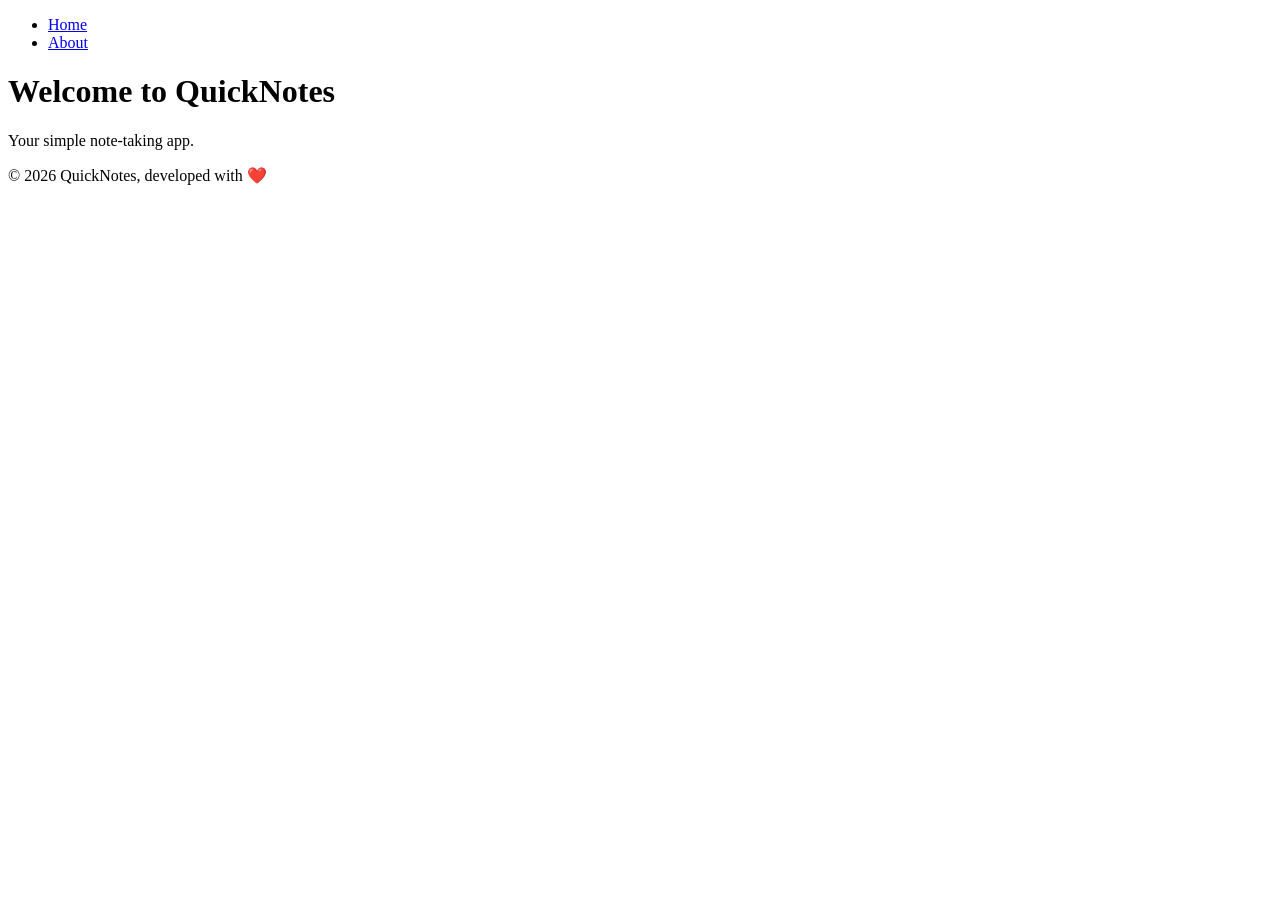
<file: day1/index.html>
<!DOCTYPE html>
<html lang="en">
<head>
    <meta charset="UTF-8">
    <meta name="viewport" content="width=device-width, initial-scale=1.0">
    <title>QuickNotes</title>
</head>
<body>
    <header>
        <nav>
            <ul>
                <li><a href="index.html">Home</a></li>
                <li><a href="about.html">About</a></li>
            </ul>
        </nav>
    </header>
    <main>
        <h1>Welcome to QuickNotes</h1>
        <p>Your simple note-taking app.</p>
    </main>

    <footer></footer>
        <p>&copy; 2026 QuickNotes, developed with ❤️</p>
    </footer>
</body>
</html>
</file>
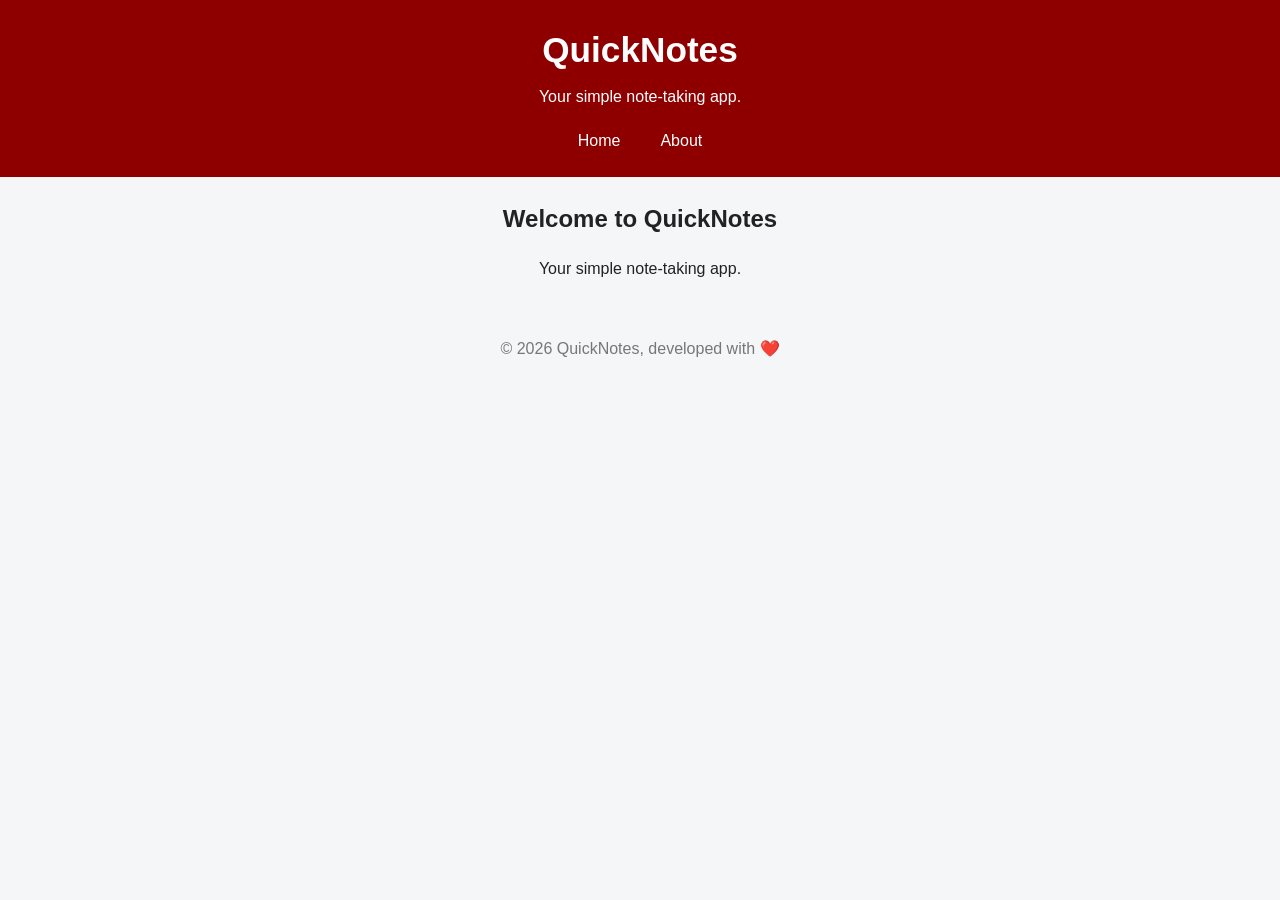
<file: day2/index.html>
<!DOCTYPE html>
<html lang="en">
<head>
    <meta charset="UTF-8">
    <meta name="viewport" content="width=device-width, initial-scale=1.0">
    <link rel="stylesheet" href="style.css">
    <title>QuickNotes</title>
</head>
<body>

    <header>
        <h1>QuickNotes</h1>
        <p>Your simple note-taking app.</p>

        <nav>
            <ul>
                <li><a href="index.html">Home</a></li>
                <li><a href="about.html">About</a></li>
            </ul>
        </nav>
    </header>

    <main>
        <h2>Welcome to QuickNotes</h2>
        <p>Your simple note-taking app.</p>
    </main>

    <footer>
        <p>&copy; 2026 QuickNotes, developed with ❤️</p>
    </footer>

</body>
</html>
</file>
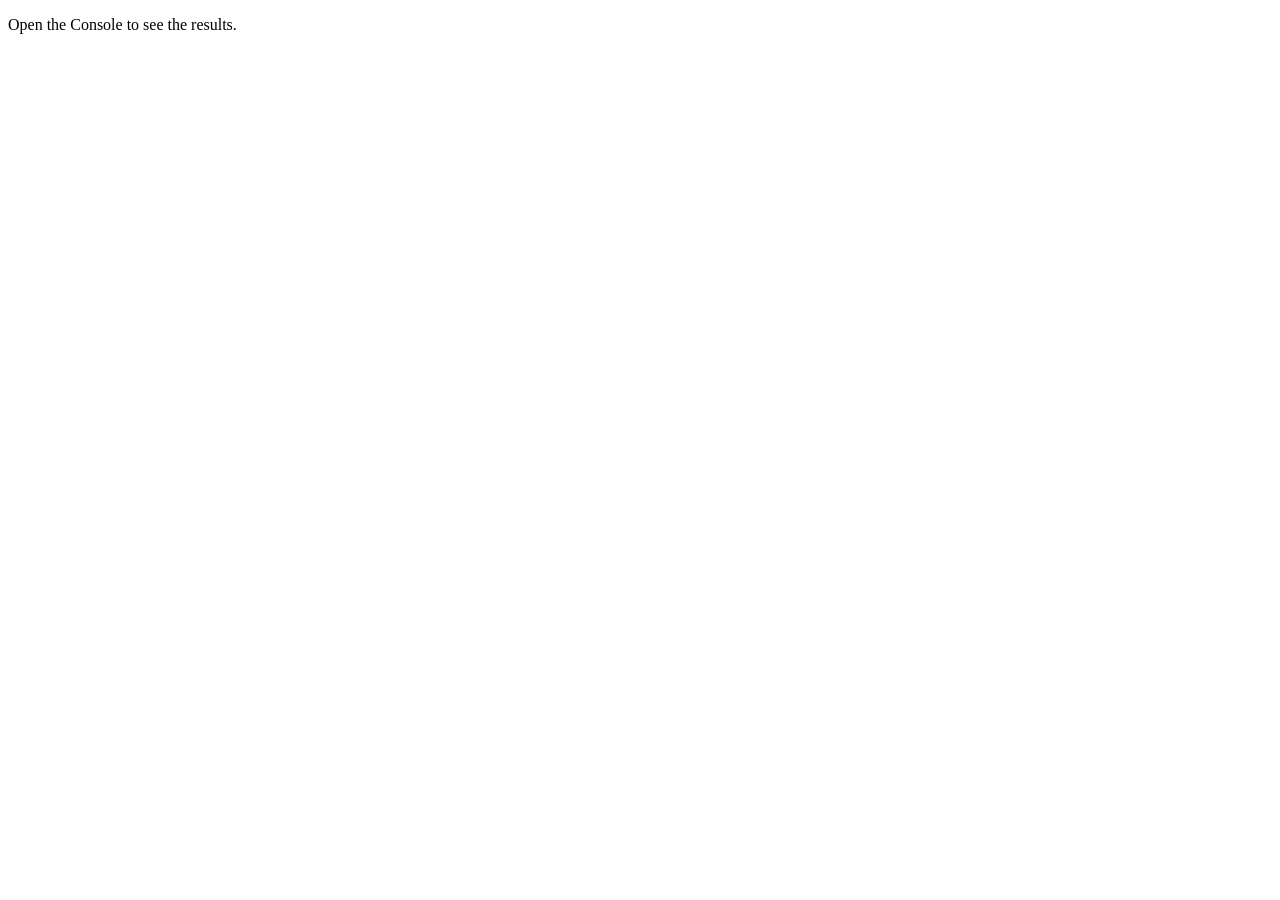
<file: day3/index.html>
<!DOCTYPE html>
<html lang="en">
<head>
    <meta charset="UTF-8">
    <meta name="viewport" content="width=device-width, initial-scale=1.0">
    <title>Notes Toolkit</title>
    <script src="script.js" defer></script>
</head>
<body>

    <p>Open the Console to see the results.</p>

</body>
</html>
</file>
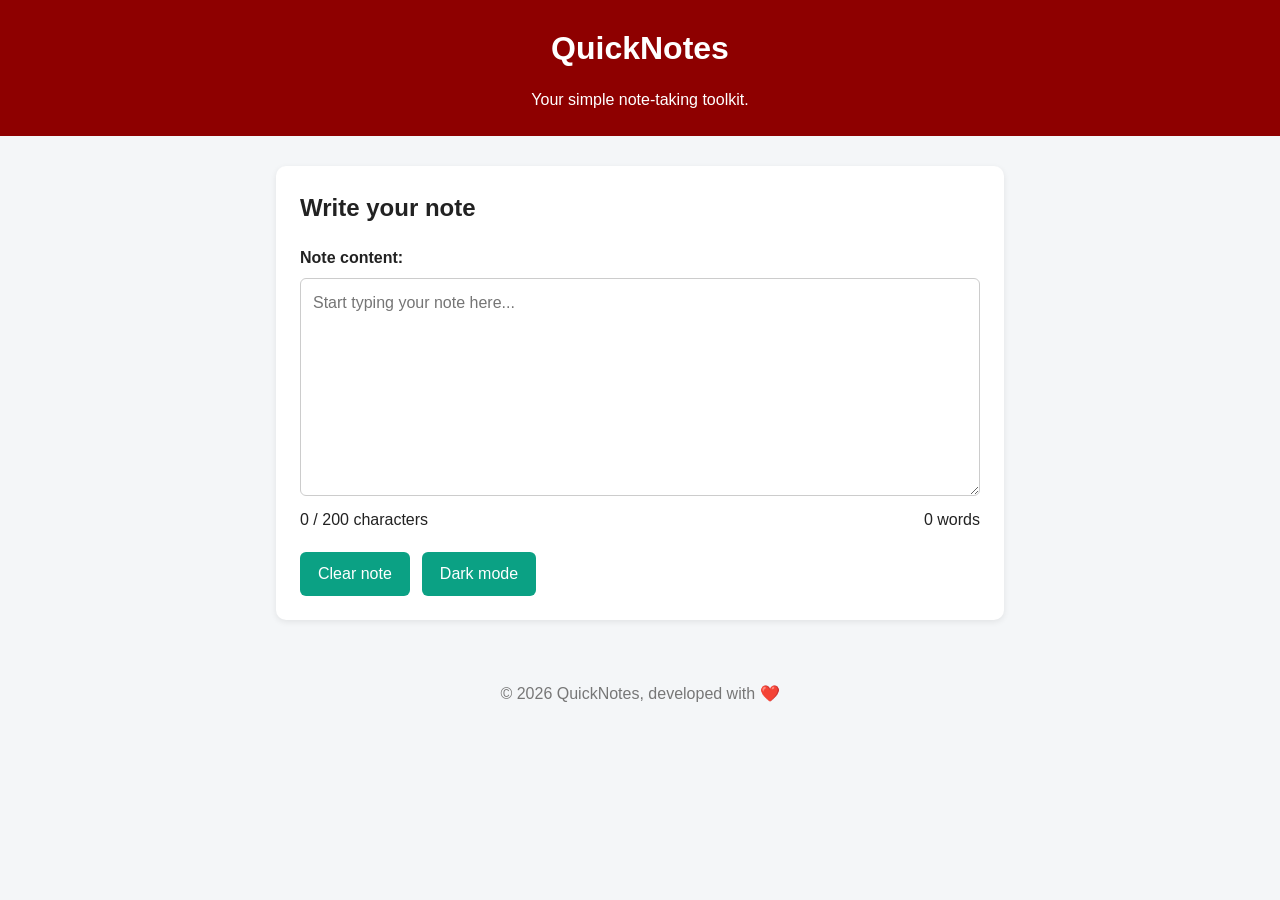
<file: day4/index.html>
<!DOCTYPE html>
<html lang="en">
<head>
    <meta charset="UTF-8">
    <meta name="viewport" content="width=device-width, initial-scale=1.0">
    <title>QuickNotes - Notes Toolkit</title>
    <link rel="stylesheet" href="style.css">
    <script src="script.js" defer></script>
</head>
<body>

    <header>
        <h1>QuickNotes</h1>
        <p>Your simple note-taking toolkit.</p>
    </header>

    <main>
        <section class="note-card">
            <h2>Write your note</h2>

            <label for="note-text">Note content:</label>
            <textarea
                id="note-text"
                rows="8"
                placeholder="Start typing your note here..."
                aria-describedby="char-count word-count"
            ></textarea>

            <div class="counter-container">
                <p id="char-count" aria-live="polite">0 / 200 characters</p>
                <p id="word-count" aria-live="polite">0 words</p>
            </div>

            <div class="button-container">
                <button type="button" id="clear-btn">Clear note</button>
                <button type="button" id="theme-toggle">Dark mode</button>
            </div>
        </section>
    </main>

    <footer>
        <p>&copy; 2026 QuickNotes, developed with ❤️</p>
    </footer>

</body>
</html>
</file>
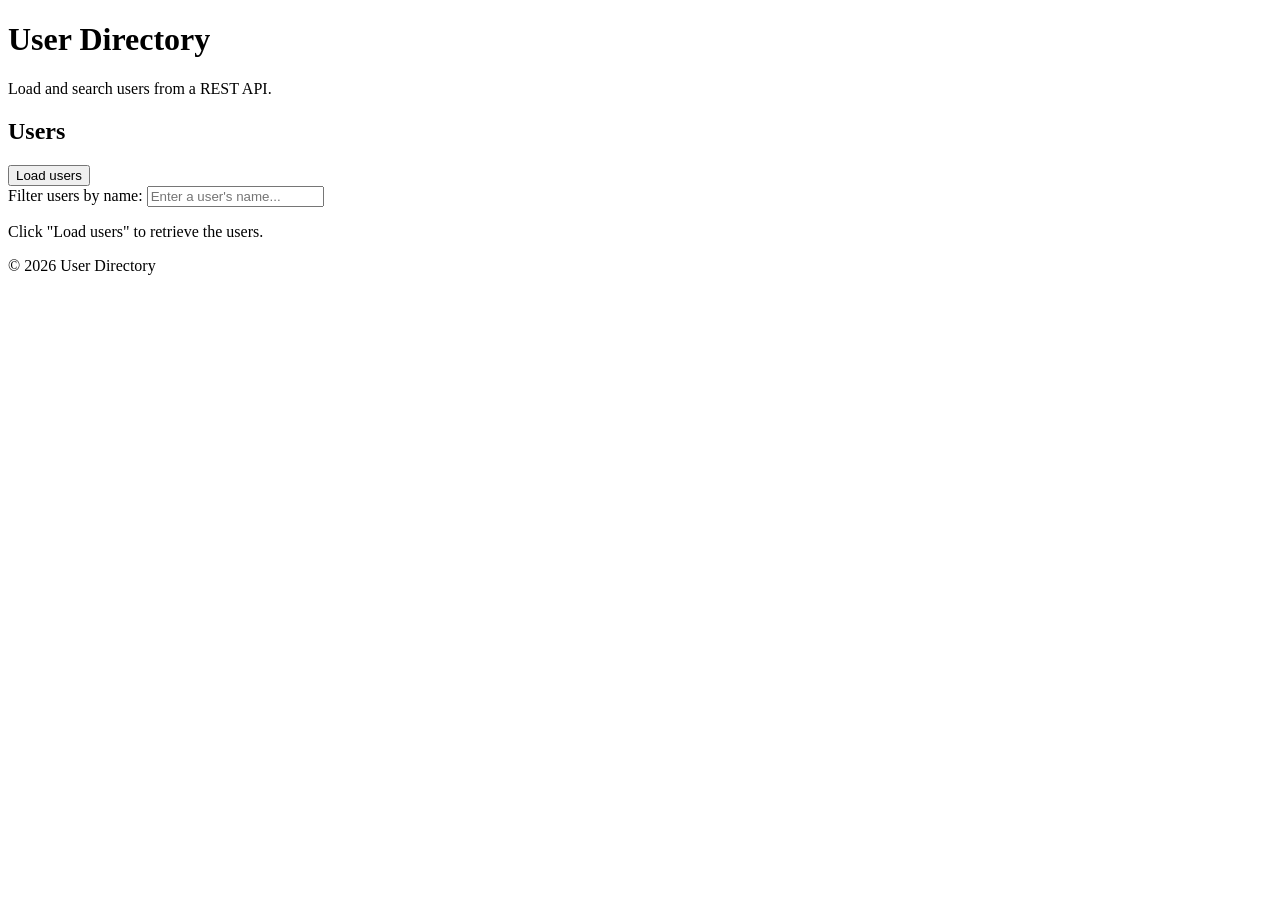
<file: day5/index.html>
<!DOCTYPE html>
<html lang="en">
<head>
    <meta charset="UTF-8">
    <meta name="viewport" content="width=device-width, initial-scale=1.0">
    <title>Day 5 - User Directory</title>
    <script src="users.js" defer></script>
</head>
<body>

    <header>
        <h1>User Directory</h1>
        <p>Load and search users from a REST API.</p>
    </header>

    <main>
        <section>
            <h2>Users</h2>

            <button type="button" id="load-users">Load users</button>

            <div>
                <label for="filter-input">Filter users by name:</label>
                <input
                    type="search"
                    id="filter-input"
                    placeholder="Enter a user's name..."
                >
            </div>

            <p id="status" role="status" aria-live="polite">
                Click "Load users" to retrieve the users.
            </p>

            <ul id="users-list"></ul>
        </section>
    </main>

    <footer>
        <p>&copy; 2026 User Directory</p>
    </footer>

</body>
</html>
</file>
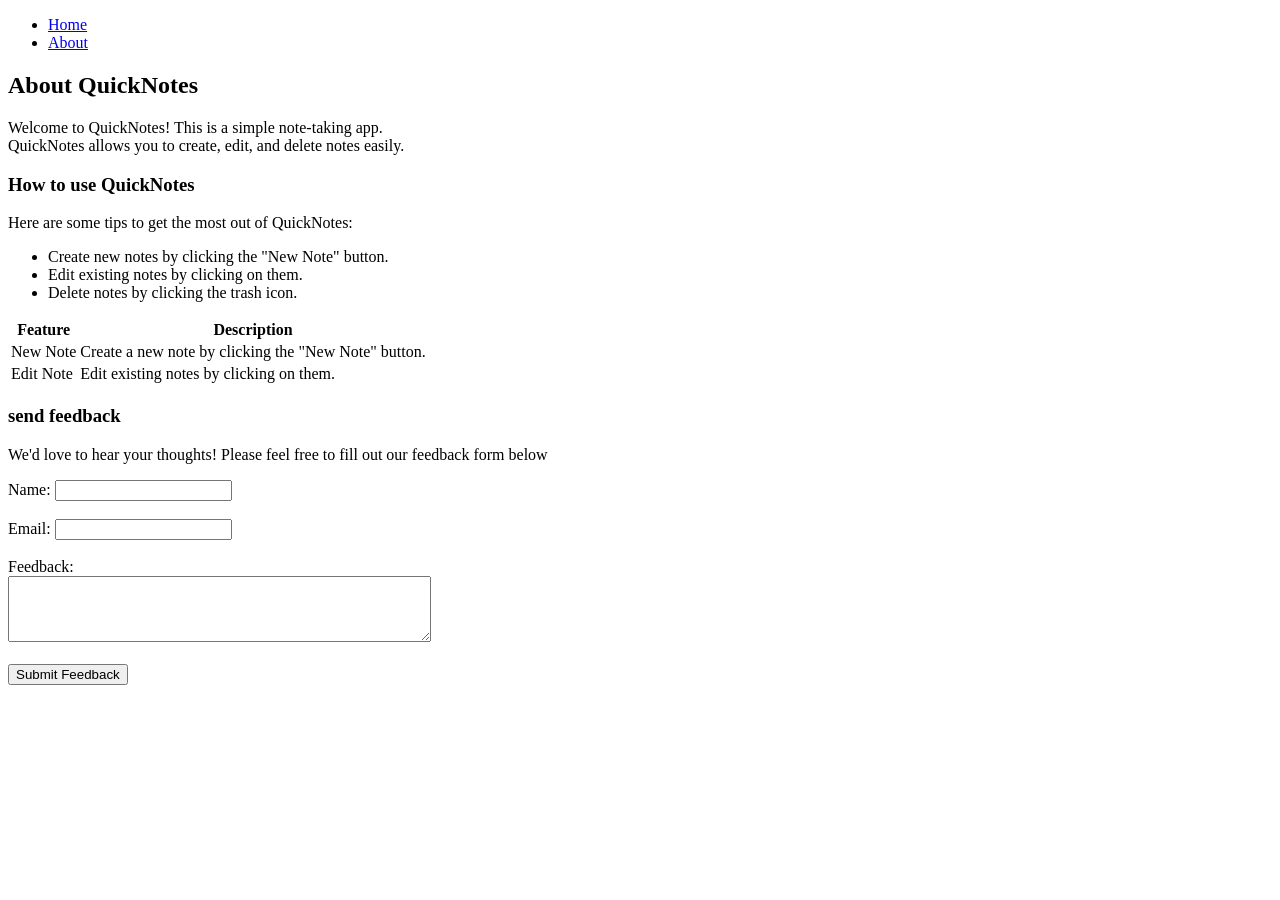
<file: day1/about.html>
<!DOCTYPE html>
<html lang="en">
<head>
    <meta charset="UTF-8">
    <meta name="viewport" content="width=device-width, initial-scale=1.0">
    <title>About QuickNotes</title>
</head>
<body>
    <header></header>
        <nav>
            <ul>
                <li><a href="index.html">Home</a></li>
                <li><a href="about.html">About</a></li>
            </ul>
        </nav>
    </header>
    <main></main>
        <h2>About QuickNotes</h2>
        <p>Welcome to QuickNotes! This is a simple note-taking app. <br>
            QuickNotes allows you to create, edit, and delete notes easily. <br>

        </p>


        <section>
            <h3>How to use QuickNotes</h3>
            <p>Here are some tips to get the most out of QuickNotes:</p>
            <ul>
                <li>Create new notes by clicking the "New Note" button.</li>
                <li>Edit existing notes by clicking on them.</li>
                <li>Delete notes by clicking the trash icon.</li>
            </ul>
        </section>
        <section>
            <table>
                <tr>
                    <th>Feature</th>
                    <th>Description</th>
                </tr>
                <tr>
                    <td>New Note</td>
                    <td>Create a new note by clicking the "New Note" button.</td>
                </tr>
                <tr>
                    <td>Edit Note</td>
                    <td>Edit existing notes by clicking on them.</td>
                </tr>
            </table>
        </section>

       <section>
        <h3>send feedback</h3>
        <p>We'd love to hear your thoughts! Please feel free to fill out our feedback form below</p>
        <form action="submit_feedback.php" method="post">
            <label for="name">Name:</label>
            <input type="text" id="name" name="name" required><br><br>

            <label for="email">Email:</label>
            <input type="email" id="email" name="email" required><br><br>

            <label for="feedback">Feedback:</label><br>
            <textarea id="feedback" name="feedback" rows="4" cols="50" required></textarea><br><br>

            <input type="submit" value="Submit Feedback">
       </section>
    </main>
</body>
</html>
</file>
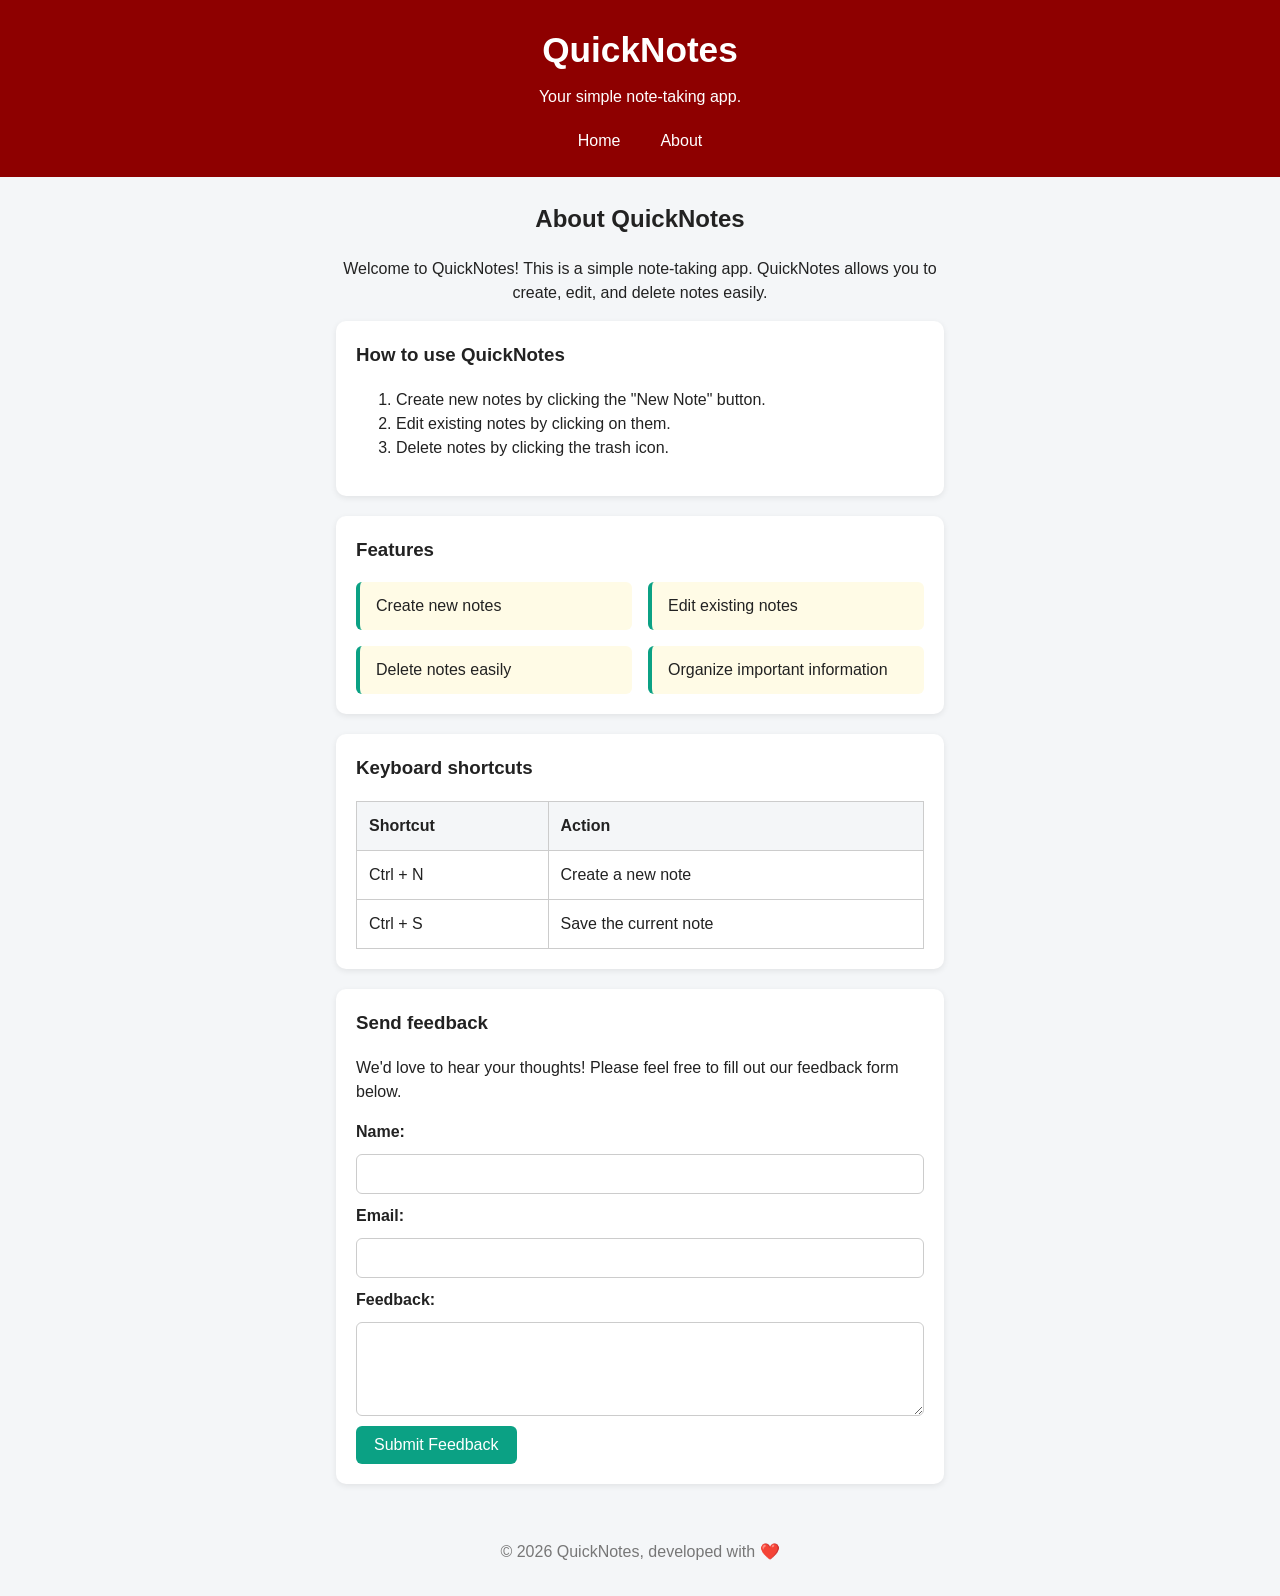
<file: day2/about.html>
<!DOCTYPE html>
<html lang="en">
<head>
    <meta charset="UTF-8">
    <meta name="viewport" content="width=device-width, initial-scale=1.0">
    <link rel="stylesheet" href="style.css">
    <title>About QuickNotes</title>
</head>
<body>

    <header>
        <h1>QuickNotes</h1>
        <p>Your simple note-taking app.</p>

        <nav>
            <ul>
                <li><a href="index.html">Home</a></li>
                <li><a href="about.html">About</a></li>
            </ul>
        </nav>
    </header>

    <main>
        <h2>About QuickNotes</h2>

        <p>
            Welcome to QuickNotes! This is a simple note-taking app.
            QuickNotes allows you to create, edit, and delete notes easily.
        </p>

        <section>
            <h3>How to use QuickNotes</h3>

            <ol>
                <li>Create new notes by clicking the "New Note" button.</li>
                <li>Edit existing notes by clicking on them.</li>
                <li>Delete notes by clicking the trash icon.</li>
            </ol>
        </section>

        <section>
            <h3>Features</h3>

            <ul class="features">
                <li>Create new notes</li>
                <li>Edit existing notes</li>
                <li>Delete notes easily</li>
                <li>Organize important information</li>
            </ul>
        </section>

        <section>
            <h3>Keyboard shortcuts</h3>

            <table>
                <thead>
                    <tr>
                        <th>Shortcut</th>
                        <th>Action</th>
                    </tr>
                </thead>

                <tbody>
                    <tr>
                        <td>Ctrl + N</td>
                        <td>Create a new note</td>
                    </tr>
                    <tr>
                        <td>Ctrl + S</td>
                        <td>Save the current note</td>
                    </tr>
                </tbody>
            </table>
        </section>

        <section>
            <h3>Send feedback</h3>

            <p>
                We'd love to hear your thoughts! Please feel free to fill out
                our feedback form below.
            </p>

            <form action="submit_feedback.php" method="post">

                <label for="name">Name:</label>
                <input type="text" id="name" name="name" required>

                <label for="email">Email:</label>
                <input type="email" id="email" name="email" required>

                <label for="feedback">Feedback:</label>
                <textarea id="feedback" name="feedback" rows="4" required></textarea>

                <button type="submit">Submit Feedback</button>

            </form>
        </section>
    </main>

    <footer>
        <p>&copy; 2026 QuickNotes, developed with ❤️</p>
    </footer>

</body>
</html>
</file>
<file: day2/style.css>
/* 1. Reset: predictable sizing and no default body margin */
*,
*::before,
*::after {
    box-sizing: border-box;
}

body {
    margin: 0;
    font-family: "Segoe UI", Arial, sans-serif;
    background-color: #f4f6f8;
    color: #222;
    line-height: 1.5;
}

/* 2. Header */
header {
    background-color: #8e0000;
    color: white;
    text-align: center;
    padding: 24px 16px;
}

header h1 {
    margin: 0;
    font-size: 2.2rem;
}

header p {
    margin: 8px 0 20px;
}

/* 3. Navigation */
nav ul {
    display: flex;
    justify-content: center;
    gap: 16px;
    list-style: none;
    margin: 0;
    padding: 0;
}

nav a {
    color: white;
    text-decoration: none;
    padding: 8px 12px;
    border-radius: 6px;
    transition: background-color 0.3s ease, color 0.3s ease;
}

nav a:hover {
    background-color: #0ba184;
    color: white;
}

/* 4. Centre the main content and limit its width */
main {
    max-width: 640px;
    margin: 24px auto;
    padding: 0 16px;
}

main > h2,
main > p {
    text-align: center;
}

/* 5. Section cards */
section {
    background-color: white;
    padding: 20px;
    border-radius: 10px;
    margin-bottom: 20px;
    box-shadow: 0 2px 6px rgba(0, 0, 0, 0.08);
}

section h3 {
    margin-top: 0;
}

/* 6. Features list as responsive CSS Grid cards */
.features {
    display: grid;
    grid-template-columns: repeat(auto-fit, minmax(180px, 1fr));
    gap: 16px;
    list-style: none;
    padding: 0;
    margin: 0;
}

.features li {
    background-color: #fffbe6;
    border-left: 4px solid #0ba184;
    padding: 12px 16px;
    border-radius: 6px;
}

/* 7. Keyboard shortcuts table */
table {
    width: 100%;
    border-collapse: collapse;
}

th,
td {
    border: 1px solid #ccc;
    padding: 12px;
    text-align: left;
}

th {
    background-color: #f4f6f8;
}

/* 8. Feedback form */
form {
    display: flex;
    flex-direction: column;
    gap: 10px;
}

form label {
    font-weight: bold;
}

input,
textarea {
    width: 100%;
    padding: 10px;
    border: 1px solid #ccc;
    border-radius: 6px;
    font-size: 1rem;
    font-family: inherit;
}

textarea {
    resize: vertical;
}

/* 9. Buttons */
button {
    width: fit-content;
    background-color: #0ba184;
    color: white;
    border: none;
    padding: 10px 18px;
    border-radius: 6px;
    font-size: 1rem;
    cursor: pointer;
    transition: background-color 0.3s ease, transform 0.2s ease;
}

button:hover {
    background-color: #088a70;
    transform: translateY(-2px);
}

/* 10. Footer */
footer {
    text-align: center;
    color: #777;
    padding: 16px;
}

/* 11. Phones */
@media (max-width: 600px) {
    header {
        padding: 18px 10px;
    }

    header h1 {
        font-size: 1.8rem;
    }

    header p {
        font-size: 0.9rem;
    }

    main {
        margin: 20px auto;
        padding: 0 12px;
    }

    section {
        padding: 16px;
    }
}
</file>
<file: day4/style.css>
/* 1. Reset */
*,
*::before,
*::after {
    box-sizing: border-box;
}

/* 2. Light theme colours */
:root {
    --page-bg: #f4f6f8;
    --text-color: #222;
    --header-bg: #8e0000;
    --surface: #ffffff;
    --input-bg: #ffffff;
    --border-color: #ccc;
    --muted-color: #777;
    --accent-color: #0ba184;
    --accent-hover: #088a70;
    --warning-color: #c56a00;
    --over-color: #c62828;
    --shadow-color: rgba(0, 0, 0, 0.08);
}

/* 3. Dark theme: redefine the variables */
body.dark {
    --page-bg: #171a1f;
    --text-color: #f1f5f9;
    --header-bg: #3b1010;
    --surface: #242a31;
    --input-bg: #1c2229;
    --border-color: #48515c;
    --muted-color: #b0b7c3;
    --accent-color: #20b99a;
    --accent-hover: #159b80;
    --warning-color: #ffb454;
    --over-color: #ff6b6b;
    --shadow-color: rgba(0, 0, 0, 0.25);
}

/* 4. Body */
body {
    margin: 0;
    font-family: "Segoe UI", Arial, sans-serif;
    background-color: var(--page-bg);
    color: var(--text-color);
    line-height: 1.5;
    transition: background-color 0.3s ease, color 0.3s ease;
}

/* 5. Header */
header {
    background-color: var(--header-bg);
    color: white;
    text-align: center;
    padding: 24px 16px;
}

header h1 {
    margin: 0;
}

header p {
    margin-bottom: 0;
}

/* 6. Main content */
main {
    max-width: 760px;
    margin: 30px auto;
    padding: 0 16px;
}

/* 7. Note card */
.note-card {
    background-color: var(--surface);
    padding: 24px;
    border-radius: 10px;
    box-shadow: 0 2px 6px var(--shadow-color);
}

.note-card h2 {
    margin-top: 0;
}

/* 8. Textarea */
label {
    display: block;
    font-weight: bold;
    margin-bottom: 8px;
}

textarea {
    display: block;
    width: 100%;
    padding: 12px;
    font: inherit;
    color: var(--text-color);
    background-color: var(--input-bg);
    border: 1px solid var(--border-color);
    border-radius: 6px;
    resize: vertical;
}

textarea:focus {
    outline: 2px solid var(--accent-color);
    outline-offset: 2px;
}

/* 9. Character and word counters */
.counter-container {
    display: flex;
    justify-content: space-between;
    flex-wrap: wrap;
    gap: 8px;
    margin-top: 12px;
}

.counter-container p {
    margin: 0;
}

/* Orange character warning */
.warning {
    color: var(--warning-color);
}

/* Red and bold when over 200 characters */
.over {
    color: var(--over-color);
    font-weight: bold;
}

/* 10. Buttons */
.button-container {
    display: flex;
    flex-wrap: wrap;
    gap: 12px;
    margin-top: 20px;
}

button {
    background-color: var(--accent-color);
    color: white;
    border: none;
    padding: 10px 18px;
    border-radius: 6px;
    font: inherit;
    cursor: pointer;
    transition: background-color 0.3s ease, transform 0.2s ease;
}

button:hover {
    background-color: var(--accent-hover);
    transform: translateY(-2px);
}

button:focus-visible {
    outline: 2px solid var(--text-color);
    outline-offset: 3px;
}

/* 11. Footer */
footer {
    text-align: center;
    color: var(--muted-color);
    padding: 16px;
}

/* 12. Mobile styles */
@media (max-width: 600px) {
    header {
        padding: 18px 10px;
    }

    main {
        margin: 20px auto;
        padding: 0 12px;
    }

    .note-card {
        padding: 16px;
    }

    .counter-container,
    .button-container {
        flex-direction: column;
    }

    button {
        width: 100%;
    }
}
</file>
